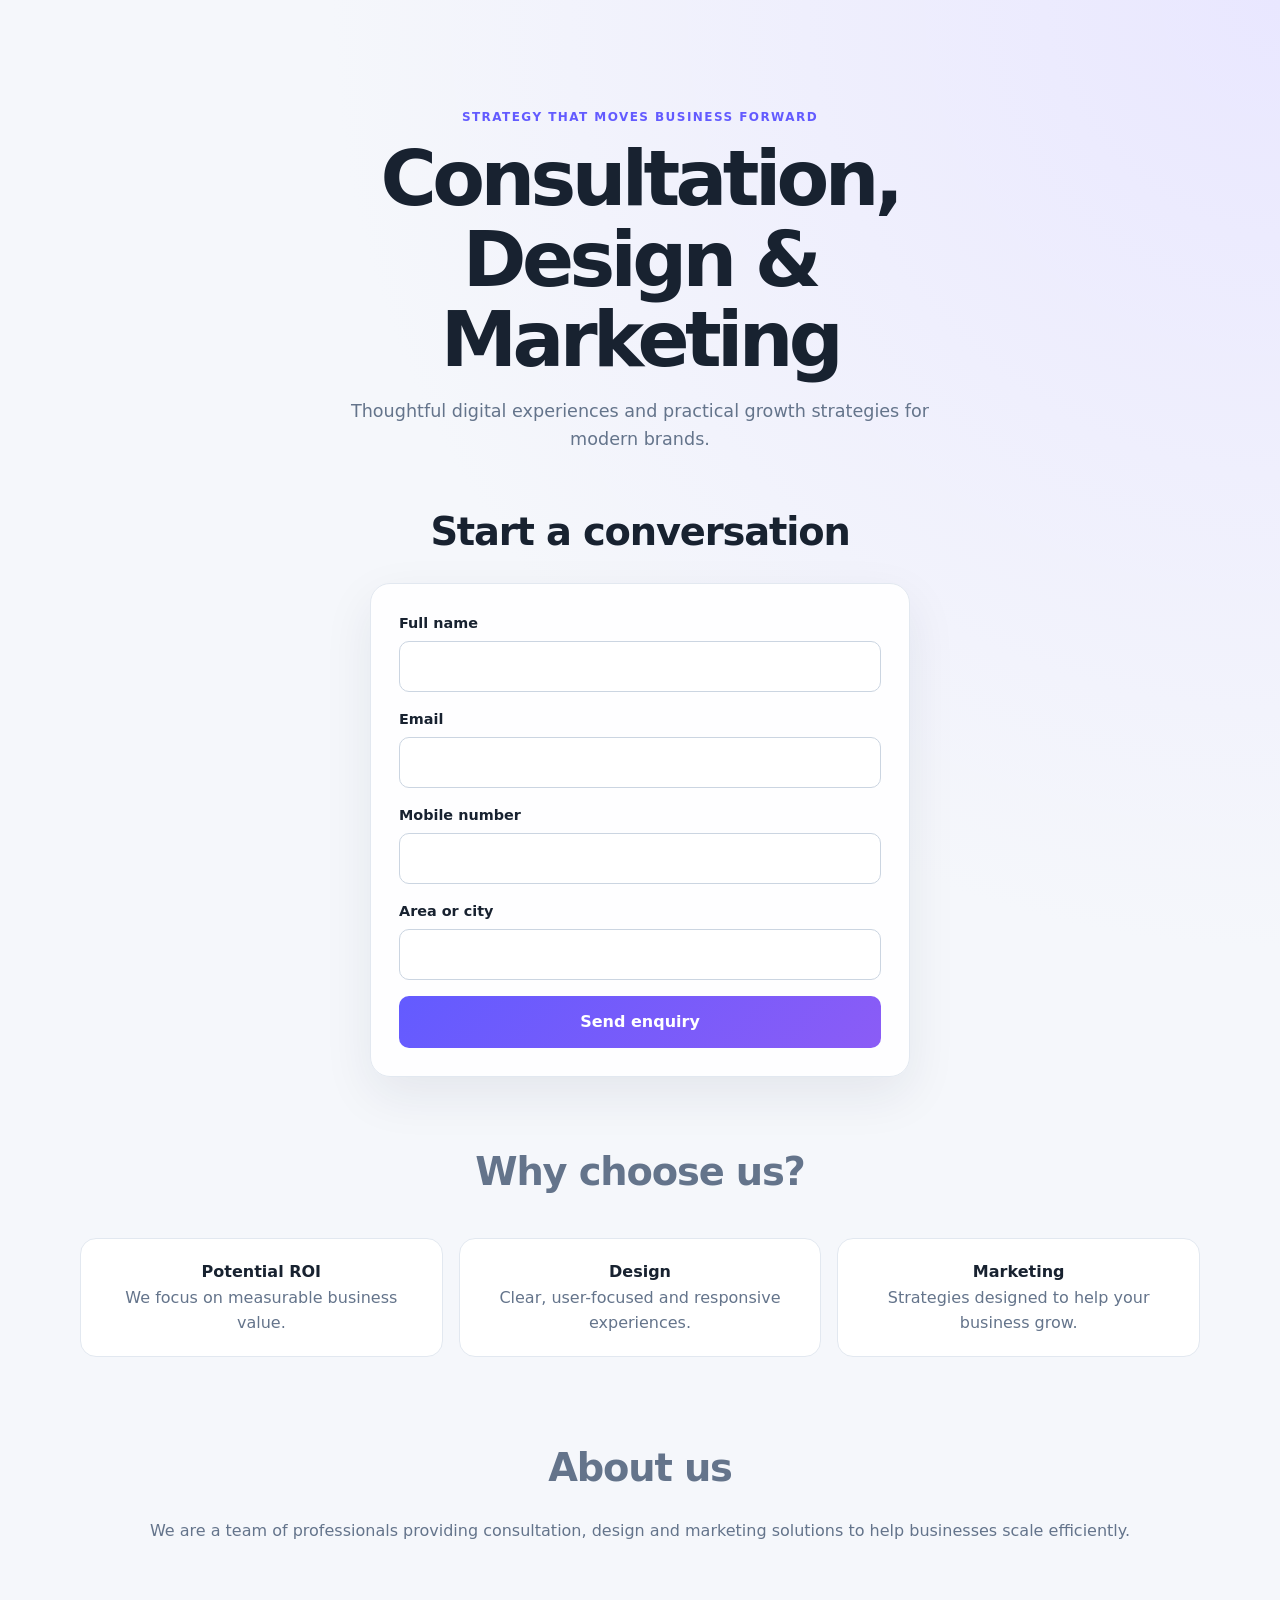
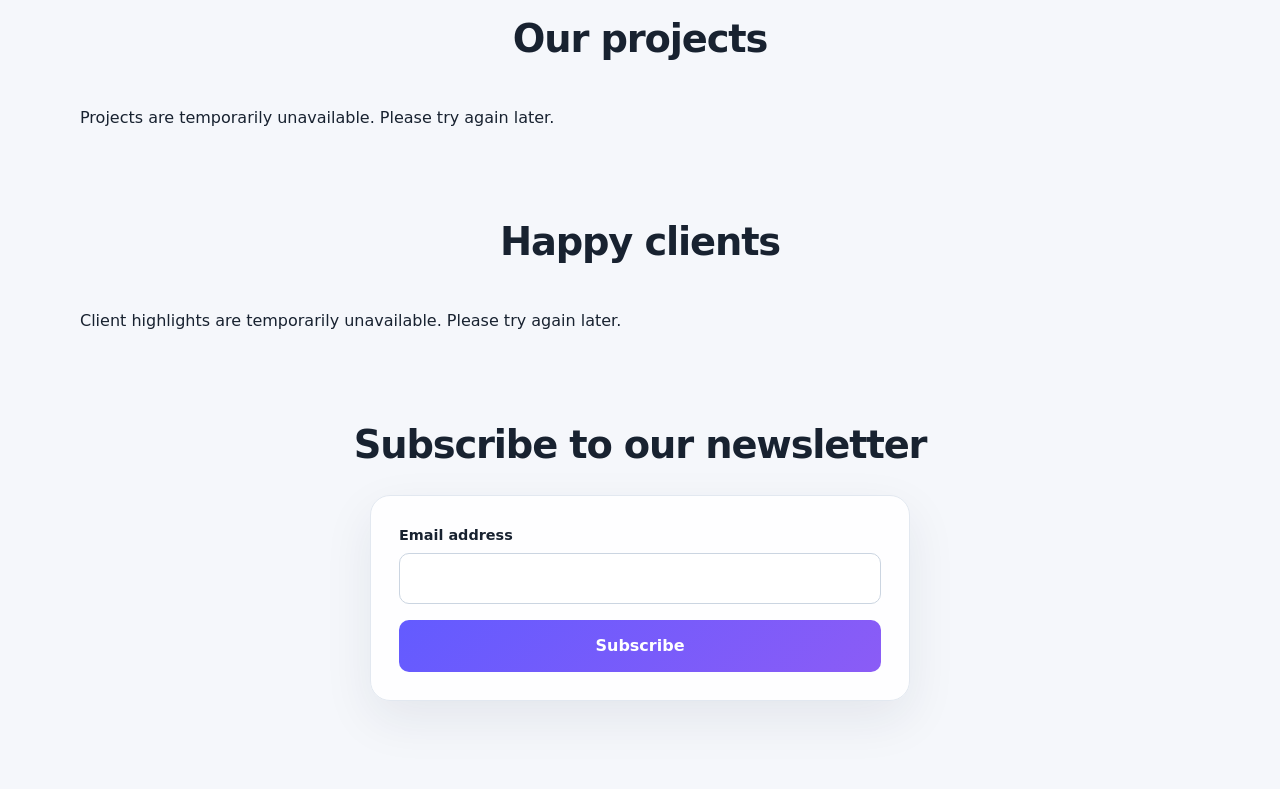
<file: fullstack-Assignment-main/frontend/index.html>
<!DOCTYPE html>
<html lang="en">
<head>
  <meta charset="UTF-8" />
  <meta name="viewport" content="width=device-width, initial-scale=1.0" />
  <meta name="description" content="Consultation, design and marketing solutions for ambitious businesses." />
  <title>Consultation, Design &amp; Marketing</title>
  <link rel="stylesheet" href="css/style.css" />
</head>
<body>
  <main>
    <header class="hero">
      <p class="eyebrow">Strategy that moves business forward</p>
      <h1>Consultation, Design &amp; Marketing</h1>
      <p>Thoughtful digital experiences and practical growth strategies for modern brands.</p>
    </header>

    <section aria-labelledby="contact-title">
      <h2 id="contact-title">Start a conversation</h2>
      <form id="contactForm">
        <label>Full name <input name="fullName" type="text" id="name" maxlength="100" required /></label>
        <label>Email <input name="email" type="email" id="email" required /></label>
        <label>Mobile number <input name="mobile" type="tel" id="mobile" maxlength="20" required /></label>
        <label>Area or city <input name="city" type="text" id="city" maxlength="100" required /></label>
        <button type="submit" class="btn">Send enquiry</button>
      </form>
    </section>

    <section class="static-section" aria-labelledby="why-title">
      <h2 id="why-title">Why choose us?</h2>
      <div class="feature-grid"><p><strong>Potential ROI</strong><br />We focus on measurable business value.</p><p><strong>Design</strong><br />Clear, user-focused and responsive experiences.</p><p><strong>Marketing</strong><br />Strategies designed to help your business grow.</p></div>
    </section>

    <section class="static-section" aria-labelledby="about-title"><h2 id="about-title">About us</h2><p>We are a team of professionals providing consultation, design and marketing solutions to help businesses scale efficiently.</p></section>
    <section aria-labelledby="projects-title"><h2 id="projects-title">Our projects</h2><div id="projects" class="card-container" aria-live="polite"></div></section>
    <section aria-labelledby="clients-title"><h2 id="clients-title">Happy clients</h2><div id="clients" class="card-container" aria-live="polite"></div></section>
    <section aria-labelledby="subscribe-title"><h2 id="subscribe-title">Subscribe to our newsletter</h2><form id="subscribeForm"><label>Email address <input name="email" type="email" id="subEmail" required /></label><button type="submit" class="btn">Subscribe</button></form></section>
  </main>
  <script src="js/api.js"></script><script src="js/index.js"></script>
</body>
</html>
</file>
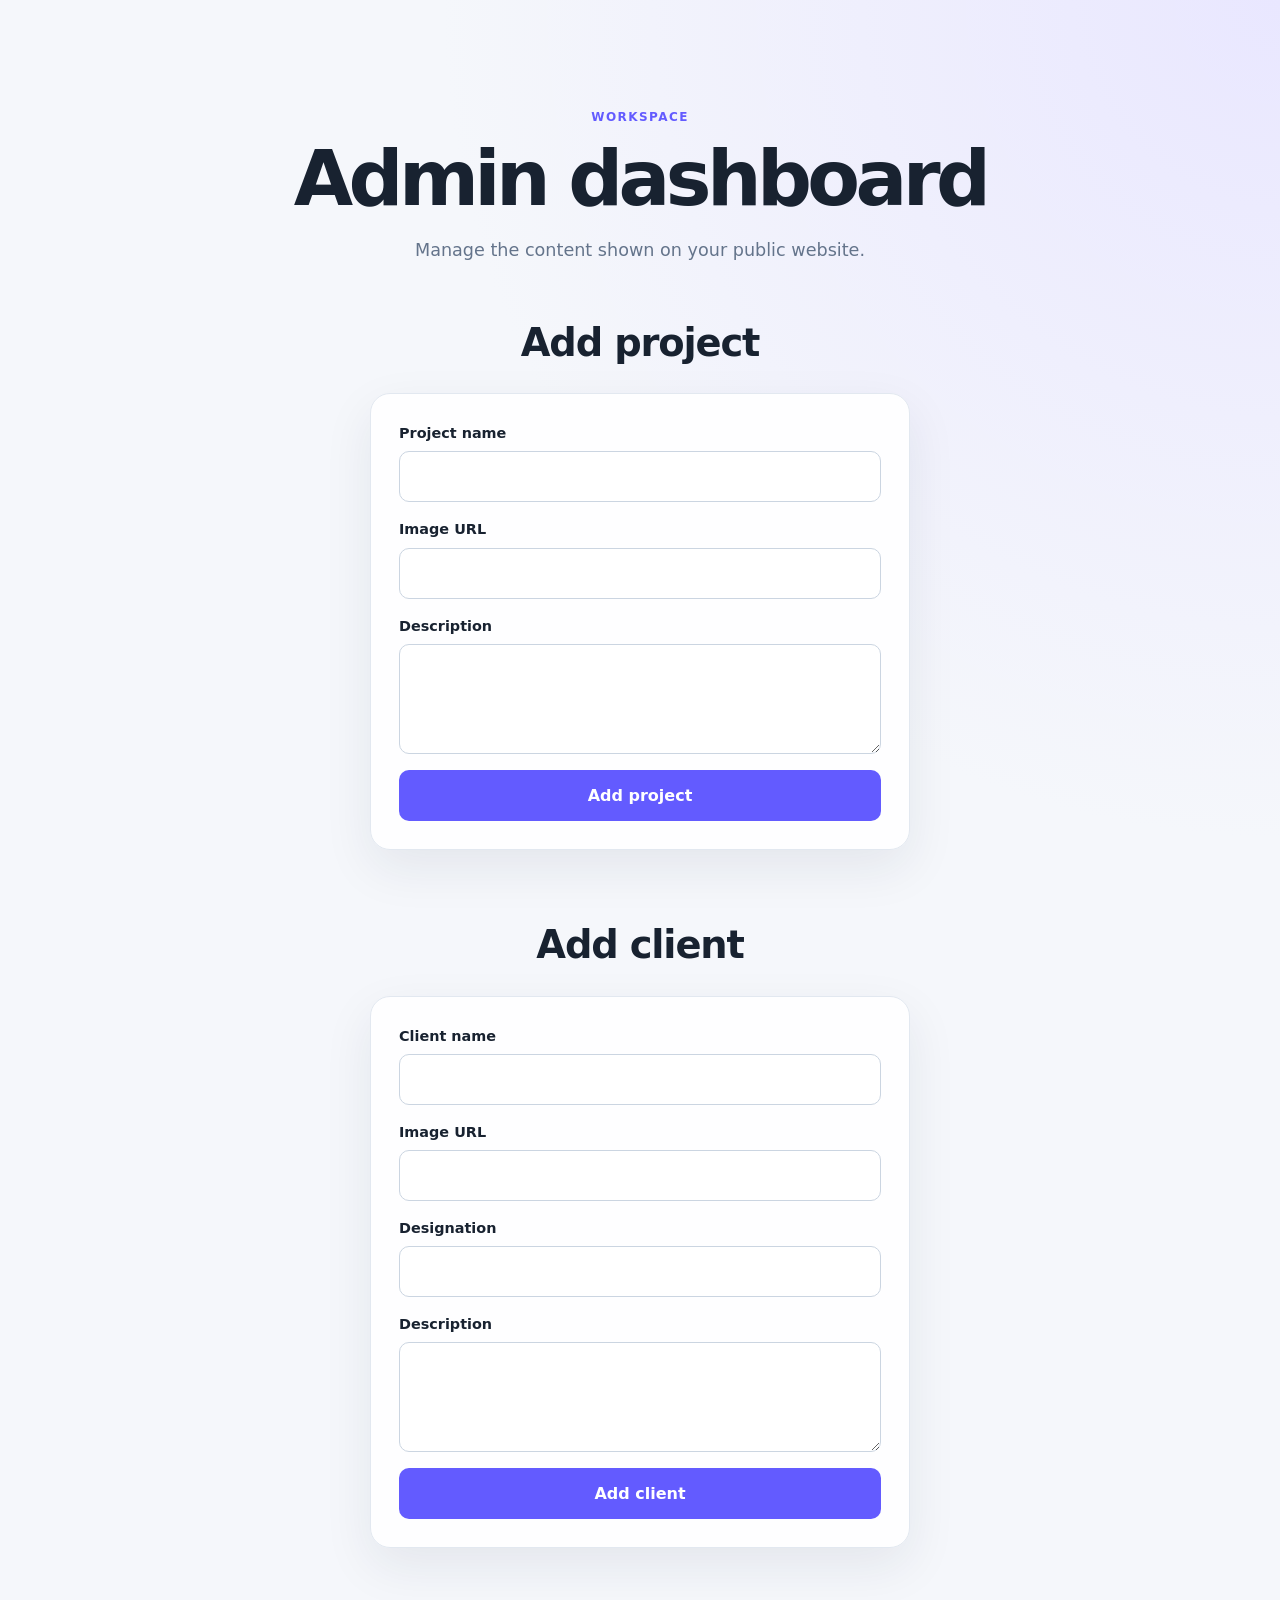
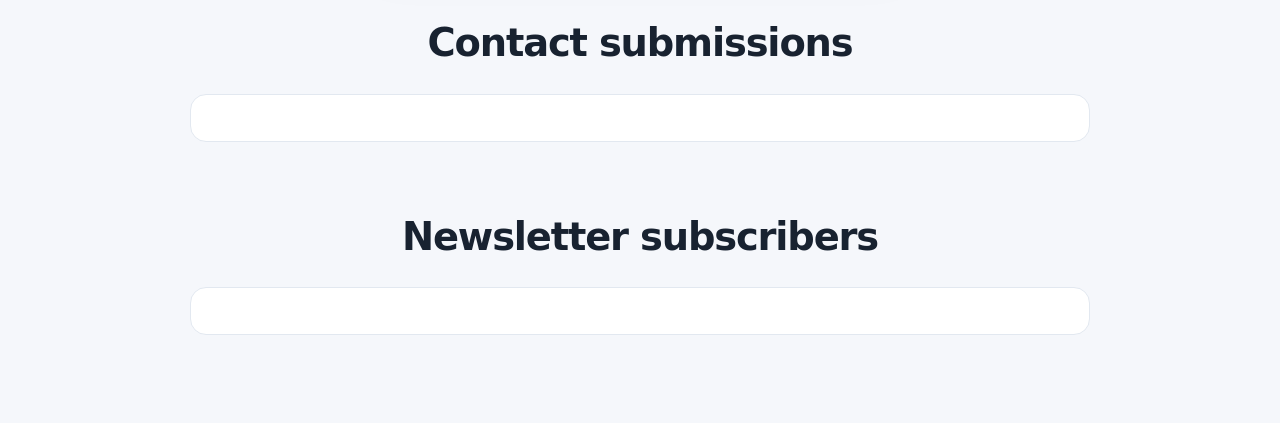
<file: fullstack-Assignment-main/frontend/admin.html>
<!DOCTYPE html>
<html lang="en">
<head>
  <meta charset="UTF-8" /><meta name="viewport" content="width=device-width, initial-scale=1.0" />
  <meta name="robots" content="noindex, nofollow" /><title>Admin dashboard</title>
  <link rel="stylesheet" href="css/style.css" />
</head>
<body>
  <main><header class="hero"><p class="eyebrow">Workspace</p><h1>Admin dashboard</h1><p>Manage the content shown on your public website.</p></header>
    <section><h2>Add project</h2><form id="projectForm"><label>Project name <input name="name" id="pname" maxlength="100" required /></label><label>Image URL <input name="imageUrl" id="pimage" type="url" maxlength="2048" /></label><label>Description <textarea name="description" id="pdesc" maxlength="2000"></textarea></label><button type="submit">Add project</button></form></section>
    <section><h2>Add client</h2><form id="clientForm"><label>Client name <input name="name" id="cname" maxlength="100" required /></label><label>Image URL <input name="imageUrl" id="cimage" type="url" maxlength="2048" /></label><label>Designation <input name="designation" id="cdesig" maxlength="100" /></label><label>Description <textarea name="description" id="cdesc" maxlength="2000"></textarea></label><button type="submit">Add client</button></form></section>
    <section><h2>Contact submissions</h2><div id="contacts" class="data-list" aria-live="polite"></div></section>
    <section><h2>Newsletter subscribers</h2><div id="subscribers" class="data-list" aria-live="polite"></div></section>
  </main>
  <script src="js/api.js"></script><script src="js/admin.js"></script>
</body>
</html>
</file>
<file: fullstack-Assignment-main/frontend/css/style.css>
:root { --ink: #182230; --muted: #64748b; --brand: #635bff; --accent: #f97316; --surface: #fff; --background: #f5f7fb; }
* { box-sizing: border-box; }
body { margin: 0; padding: 24px; font-family: Inter, ui-sans-serif, system-ui, sans-serif; color: var(--ink); background: radial-gradient(circle at top right, #e9e7ff, transparent 35%), var(--background); line-height: 1.6; }
main { max-width: 1120px; margin: auto; }
.hero { padding: 72px 20px 48px; text-align: center; }
.hero h1 { max-width: 760px; margin: 8px auto 16px; font-size: clamp(2.3rem, 6vw, 4.8rem); line-height: 1.05; letter-spacing: -0.06em; }
.hero p:not(.eyebrow) { max-width: 600px; margin: auto; color: var(--muted); font-size: 1.1rem; }
.eyebrow { color: var(--brand); font-weight: 800; text-transform: uppercase; letter-spacing: .12em; font-size: .75rem; }
section { margin: 0 auto 64px; }
h2 { margin: 0 0 20px; text-align: center; font-size: clamp(1.6rem, 3vw, 2.4rem); letter-spacing: -.03em; }
form { max-width: 540px; margin: auto; padding: 28px; display: flex; flex-direction: column; gap: 16px; background: rgba(255,255,255,.9); border: 1px solid #e2e8f0; border-radius: 20px; box-shadow: 0 18px 50px rgba(30,41,59,.08); }
label { display: flex; flex-direction: column; gap: 6px; font-weight: 700; font-size: .9rem; }
input, textarea { width: 100%; padding: 13px 14px; border: 1px solid #cbd5e1; border-radius: 10px; background: #fff; color: var(--ink); font: inherit; }
textarea { min-height: 110px; resize: vertical; }
input:focus, textarea:focus { outline: 3px solid #c7d2fe; border-color: var(--brand); }
button { padding: 13px 18px; border: 0; border-radius: 10px; background: var(--brand); color: #fff; cursor: pointer; font: inherit; font-weight: 800; transition: transform .2s, background .2s; }
button:hover { background: #4f46e5; transform: translateY(-1px); }
.btn { background: linear-gradient(135deg, var(--brand), #8b5cf6); }
.static-section { text-align: center; color: var(--muted); }
.feature-grid { display: grid; grid-template-columns: repeat(3, 1fr); gap: 16px; }
.feature-grid p, .data-list { padding: 20px; background: var(--surface); border: 1px solid #e2e8f0; border-radius: 16px; }
.feature-grid strong { color: var(--ink); }
.card-container { display: grid; grid-template-columns: repeat(auto-fit, minmax(240px, 1fr)); gap: 22px; }
.card { overflow: hidden; background: var(--surface); border: 1px solid #e2e8f0; border-radius: 18px; box-shadow: 0 14px 36px rgba(30,41,59,.07); }
.card img { width: 100%; height: 180px; object-fit: cover; display: block; }
.card h3, .card p, .card strong { display: block; margin: 16px 18px 0; }
.card p { color: var(--muted); }
.data-list { max-width: 900px; margin: auto; min-height: 48px; }
@media (max-width: 680px) { body { padding: 14px; } .hero { padding-top: 40px; } .feature-grid { grid-template-columns: 1fr; } form { padding: 20px; } }
</file>
